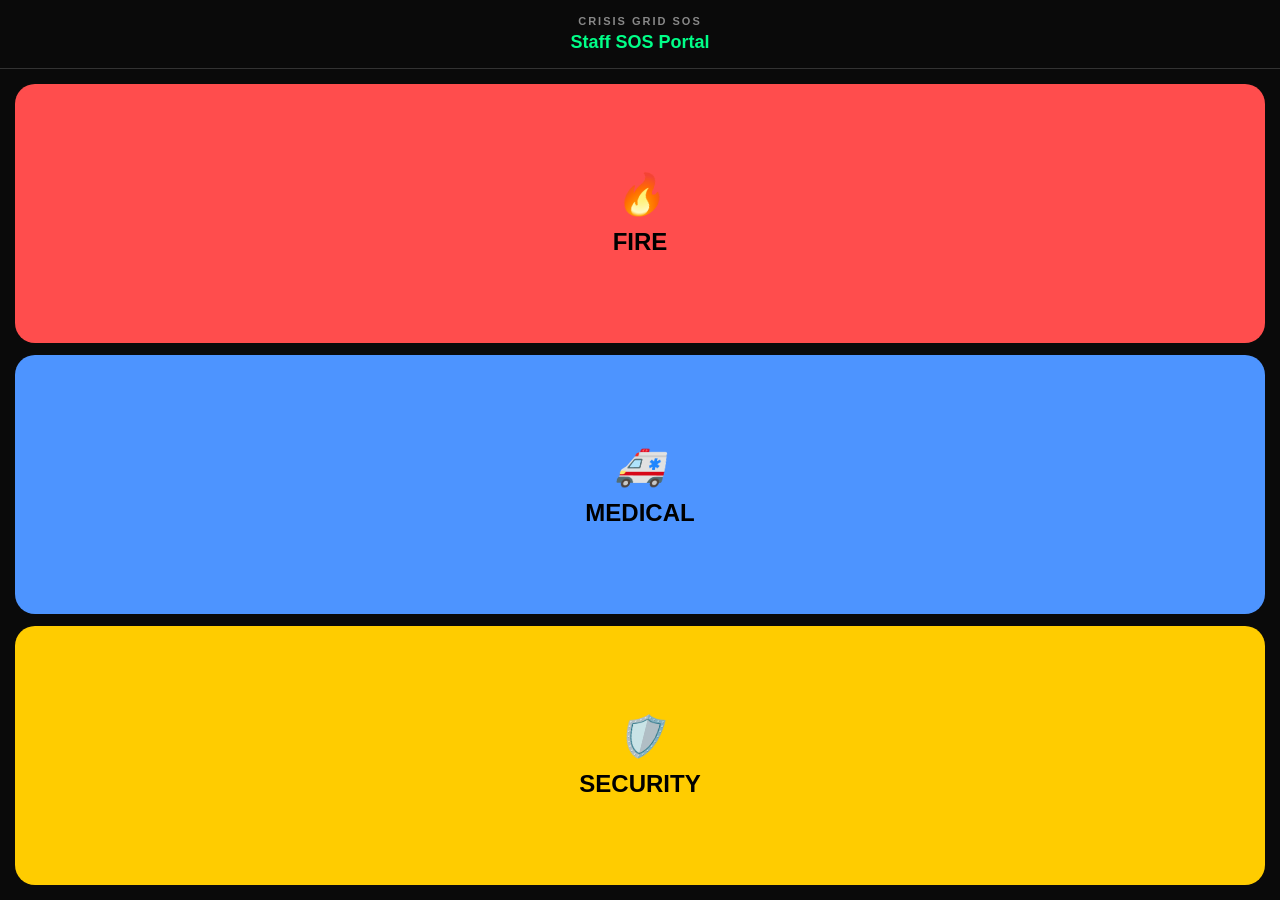
<file: frontend/sos.html>
<!DOCTYPE html>
<html lang="en">
<head>
  <meta charset="UTF-8">
  <meta name="viewport" content="width=device-width, initial-scale=1.0, maximum-scale=1.0, user-scalable=no">
  <title>Crisis Grid | SOS Portal</title>
  <link rel="manifest" href="./manifest.json">
  <meta name="theme-color" content="#0a0a0a">
  <link rel="apple-touch-icon" href="https://cdn-icons-png.flaticon.com/512/595/595067.png">
  <style>
    :root {
      --bg: #0a0a0a;
      --card: #1a1a1a;
      --text: #ffffff;
      --fire: #ff4d4d;
      --medical: #4d94ff;
      --security: #ffcc00;
      --accent: #00ff88;
    }

    * { box-sizing: border-box; -webkit-tap-highlight-color: transparent; }

    body {
      margin: 0;
      background: var(--bg);
      color: var(--text);
      font-family: -apple-system, BlinkMacSystemFont, "Segoe UI", Roboto, sans-serif;
      height: 100vh;
      display: flex;
      flex-direction: column;
      overflow: hidden;
    }

    header {
      padding: 15px;
      text-align: center;
      border-bottom: 1px solid #333;
    }

    h1 { font-size: 11px; margin: 0; letter-spacing: 2px; text-transform: uppercase; color: #888; }
    .location-banner { font-size: 18px; font-weight: 800; margin-top: 5px; color: var(--accent); }

    .sos-container {
      flex: 1;
      display: flex;
      flex-direction: column;
      padding: 15px;
      gap: 12px;
      justify-content: center;
    }

    .sos-btn {
      flex: 1;
      border: none;
      border-radius: 20px;
      display: flex;
      flex-direction: column;
      align-items: center;
      justify-content: center;
      gap: 10px;
      cursor: pointer;
      transition: transform 0.1s;
    }

    .sos-btn:active { transform: scale(0.95); }
    .sos-btn i { font-size: 40px; }
    .sos-btn span { font-size: 24px; font-weight: 900; text-transform: uppercase; }

    .sos-btn.fire { background: var(--fire); }
    .sos-btn.medical { background: var(--medical); }
    .sos-btn.security { background: var(--security); color: #000; }

    /* Overlays */
    #preOverlay, #overlay {
      position: fixed;
      inset: 0;
      background: rgba(0,0,0,0.98);
      display: none;
      flex-direction: column;
      padding: 20px;
      z-index: 1000;
      align-items: center;
      justify-content: center;
    }

    #preOverlay.active, #overlay.active { display: flex; }

    .countdown-circle {
      width: 150px;
      height: 150px;
      border: 8px solid var(--accent);
      border-radius: 50%;
      display: flex;
      align-items: center;
      justify-content: center;
      font-size: 60px;
      font-weight: 900;
      margin-bottom: 30px;
      color: var(--accent);
    }

    .pre-msg { font-size: 20px; font-weight: 700; text-align: center; margin-bottom: 40px; color: #fff; }
    
    .btn-cancel-large {
      background: #333;
      color: white;
      border: none;
      padding: 20px 60px;
      border-radius: 50px;
      font-size: 18px;
      font-weight: 800;
      text-transform: uppercase;
    }

    .timer-bar {
      height: 5px;
      background: #222;
      width: 100%;
      border-radius: 10px;
      margin-bottom: 25px;
      overflow: hidden;
      position: absolute;
      top: 0;
      left: 0;
    }

    #timerProgress {
      height: 100%;
      background: var(--accent);
      width: 100%;
      transition: width 1s linear;
    }

    .step-header { text-align: center; margin-bottom: 20px; width: 100%; }
    .step-header .status { font-size: 18px; font-weight: 800; color: var(--accent); display: block; margin-bottom: 5px; }
    .step-header .instruction { font-size: 14px; color: #aaa; }

    .selection-grid {
      display: grid;
      grid-template-columns: repeat(2, 1fr);
      gap: 12px;
      width: 100%;
    }

    .chip {
      background: #1a1a1a;
      border: 1px solid #333;
      padding: 20px 10px;
      border-radius: 12px;
      text-align: center;
      font-weight: 700;
      font-size: 14px;
      color: #eee;
    }

    .chip:active {
      background: var(--accent);
      color: #000;
      border-color: var(--accent);
    }

    .nav-footer { margin-top: auto; padding-bottom: 20px; text-align: center; width: 100%; }
    .btn-skip { background: transparent; border: none; color: #444; text-decoration: underline; font-size: 13px; }
  </style>
</head>
<body>
  <header>
    <h1>Crisis Grid SOS</h1>
    <div id="locationDisplay" class="location-banner">Staff SOS Portal</div>
  </header>

  <main class="sos-container">
    <button class="sos-btn fire" onclick="triggerSOS('fire')">
      <i>🔥</i>
      <span>Fire</span>
    </button>
    <button class="sos-btn medical" onclick="triggerSOS('medical')">
      <i>🚑</i>
      <span>Medical</span>
    </button>
    <button class="sos-btn security" onclick="triggerSOS('security')">
      <i>🛡️</i>
      <span>Security</span>
    </button>
  </main>

  <!-- Pre-Send Confirmation -->
  <div id="preOverlay">
    <div class="pre-msg">SENDING <span id="pendingType" style="color:var(--fire)">FIRE</span> ALERT</div>
    <div class="countdown-circle" id="preCounter">3</div>
    <button class="btn-cancel-large" onclick="cancelTrigger()">STOP / CANCEL</button>
  </div>

  <!-- Location Selection -->
  <div id="overlay">
    <div class="timer-bar"><div id="timerProgress"></div></div>
    <div id="stepContainer" style="width:100%"></div>
    <div class="nav-footer">
      <button class="btn-skip" onclick="resetUI()">Finished</button>
    </div>
  </div>

  <script>
    const hotelMap = {
      'Basement': {
        'Parking': ['P1 Zone', 'P2 Zone', 'P3 Zone'],
        'Staff Area': ['Laundry', 'Store Room A', 'Store Room B', 'Electrical'],
      },
      'Ground': {
        'Lobby': ['Main Entrance', 'Reception', 'Elevator Bank'],
        'Food & Bev': ['Main Kitchen', 'Restaurant', 'Bar', 'Lounge'],
      },
      'Floor 1': {
        'Rooms 101-105': ['101', '102', '103', '104', '105'],
        'Rooms 106-110': ['106', '107', '108', '109', '110'],
        'Facilities': ['Gym', 'Yoga Studio', 'Staff Room'],
      },
      'Floor 2': {
        'Rooms 201-205': ['201', '202', '203', '204', '205'],
        'Rooms 206-210': ['206', '207', '208', '209', '210'],
        'Admin': ['Manager Office', 'Account Section'],
      },
      'Rooftop': {
        'Pool Area': ['Pool Side', 'Changing Room', 'Pump Room'],
        'Terrace': ['Bar Deck', 'Garden', 'VIP Area'],
      }
    };

    const urlParams = new URLSearchParams(window.location.search);
    const roomMode = urlParams.get('room'); 
    let currentLocation = roomMode || "Mobile Staff";
    let lastType = null;
    let selectedFloor = "";
    let selectedArea = "";
    let timerInterval = null;
    let preTimer = null;
    let currentTriggerId = null;

    if (roomMode) document.getElementById('locationDisplay').textContent = roomMode;

    function triggerSOS(type) {
      lastType = type;
      const overlay = document.getElementById('preOverlay');
      const label = document.getElementById('pendingType');
      const counter = document.getElementById('preCounter');
      
      label.textContent = type.toUpperCase();
      label.style.color = `var(--${type})`;
      counter.textContent = "3";
      overlay.classList.add('active');
      
      // Initialize a unique ID for this specific SOS session
      currentTriggerId = `sos-${Date.now()}`;

      let count = 3;
      if (window.navigator.vibrate) window.navigator.vibrate([100, 100, 100]);
      
      preTimer = setInterval(async () => {
        count--;
        counter.textContent = count;
        if (window.navigator.vibrate) window.navigator.vibrate(50);
        
        if (count <= 0) {
          clearInterval(preTimer);
          overlay.classList.remove('active');
          await executeSOS();
        }
      }, 1000);
    }

    function cancelTrigger() {
      clearInterval(preTimer);
      document.getElementById('preOverlay').classList.remove('active');
    }

    async function executeSOS() {
      await sendSignal(`Emergency ${lastType.toUpperCase()} alert initiated.`);
      document.getElementById('overlay').classList.add('active');
      renderFloorStep();
      startTimer();
    }

    function startTimer() {
      let secondsLeft = 45;
      const progress = document.getElementById('timerProgress');
      progress.style.width = '100%';
      if (timerInterval) clearInterval(timerInterval);
      timerInterval = setInterval(() => {
        secondsLeft--;
        progress.style.width = `${(secondsLeft / 45) * 100}%`;
        if (secondsLeft <= 0) resetUI();
      }, 1000);
    }

    function renderFloorStep() {
      const container = document.getElementById('stepContainer');
      container.innerHTML = `
        <div class="step-header">
          <span class="status">HELP IS DISPATCHED</span>
          <span class="instruction">Which Floor are you on?</span>
        </div>
        <div class="selection-grid">
          ${Object.keys(hotelMap).map(floor => `<div class="chip" onclick="selectFloor('${floor}')">${floor}</div>`).join('')}
        </div>
      `;
    }

    async function selectFloor(floor) {
      selectedFloor = floor;
      await sendSignal(`LOCATION UPDATE: ${floor}`);
      renderAreaStep();
    }

    function renderAreaStep() {
      const areas = Object.keys(hotelMap[selectedFloor]);
      const container = document.getElementById('stepContainer');
      container.innerHTML = `
        <div class="step-header">
          <span class="status">FLOOR: ${selectedFloor.toUpperCase()}</span>
          <span class="instruction">Select nearest Area</span>
        </div>
        <div class="selection-grid">
          ${areas.map(area => `<div class="chip" onclick="selectArea('${area}')">${area}</div>`).join('')}
        </div>
      `;
    }

    async function selectArea(area) {
      selectedArea = area;
      await sendSignal(`LOCATION UPDATE: ${selectedFloor} | Area: ${area}`);
      renderExactStep();
    }

    function renderExactStep() {
      const exacts = hotelMap[selectedFloor][selectedArea];
      const container = document.getElementById('stepContainer');
      container.innerHTML = `
        <div class="step-header">
          <span class="status">${selectedFloor} > ${selectedArea}</span>
          <span class="instruction">Exact Location</span>
        </div>
        <div class="selection-grid">
          ${exacts.map(ex => `<div class="chip" onclick="finishSOS('${ex}')">${ex}</div>`).join('')}
        </div>
      `;
    }

    async function finishSOS(exact) {
      await sendSignal(`LOCATION UPDATE: ${selectedFloor} | Area: ${selectedArea} | Room: ${exact}`);
      resetUI();
    }

    async function sendSignal(notes) {
      try {
        await fetch('/api/ingest/manual', {
          method: 'POST',
          headers: { 'Content-Type': 'application/json' },
          body: JSON.stringify({
            trigger_id: currentTriggerId || `sos-${Date.now()}`,
            location: currentLocation,
            trigger_type: `${lastType}_sos`,
            source: "sos_portal",
            notes: notes
          })
        });
      } catch (err) { console.error(err); }
    }

    function resetUI() {
      clearInterval(timerInterval);
      document.getElementById('overlay').classList.remove('active');
    }
  </script>
</body>
</html>
</file>
